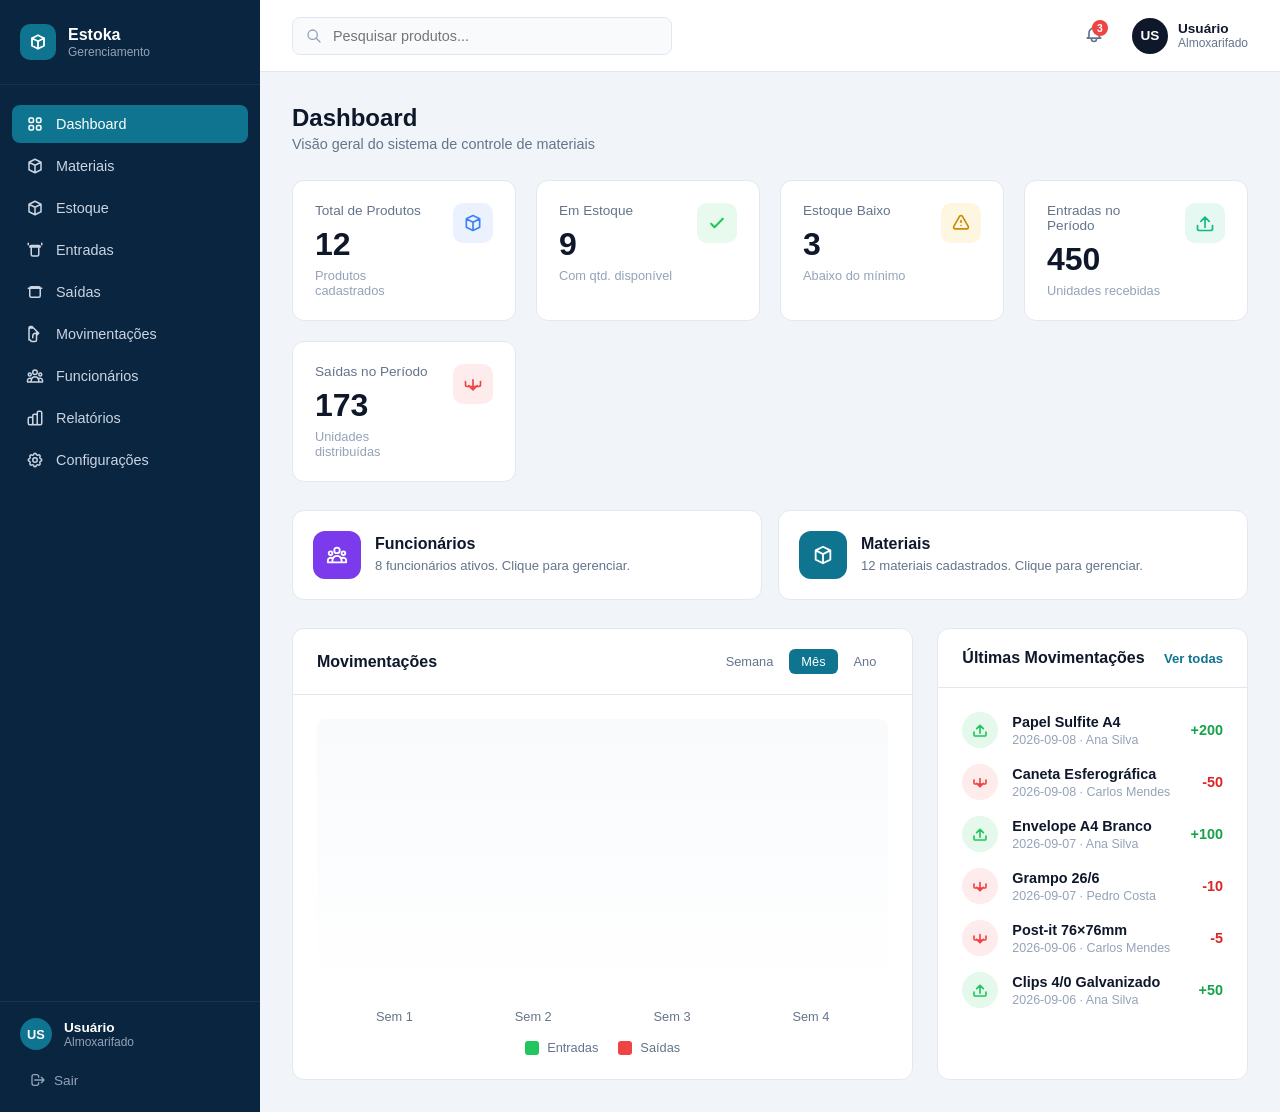
<file: index.html>
<!DOCTYPE html>
<html lang="pt-BR">
<head>
    <meta charset="UTF-8">
    <meta name="viewport" content="width=device-width, initial-scale=1.0">
    <title>Dashboard - Estoka</title>
    <style>
        * {
            margin: 0;
            padding: 0;
            box-sizing: border-box;
            font-family: 'Segoe UI', Tahoma, Geneva, Verdana, sans-serif;
        }

        body {
            display: flex;
            min-height: 100vh;
            background: #f1f5f9;
        }

        .sidebar {
            width: 260px;
            background: #0a2540;
            display: flex;
            flex-direction: column;
            flex-shrink: 0;
        }

        .sidebar-header {
            padding: 24px 20px;
            display: flex;
            align-items: center;
            gap: 12px;
            border-bottom: 1px solid rgba(255, 255, 255, 0.06);
        }

        .sidebar-logo {
            width: 36px;
            height: 36px;
            background: #0e7490;
            border-radius: 10px;
            display: flex;
            align-items: center;
            justify-content: center;
        }

        .sidebar-logo svg {
            width: 18px;
            height: 18px;
            color: #fff;
        }

        .sidebar-brand h1 {
            color: #fff;
            font-size: 1rem;
            font-weight: 700;
            line-height: 1.2;
        }

        .sidebar-brand p {
            color: #94a3b8;
            font-size: 0.75rem;
        }

        .sidebar-nav {
            flex: 1;
            padding: 20px 12px;
        }

        .nav-list {
            list-style: none;
            display: flex;
            flex-direction: column;
            gap: 4px;
        }

        .nav-item a {
            display: flex;
            align-items: center;
            gap: 12px;
            padding: 10px 14px;
            border-radius: 8px;
            color: #cbd5e1;
            text-decoration: none;
            font-size: 0.9rem;
            font-weight: 500;
            transition: all 0.2s;
        }

        .nav-item a:hover {
            background: rgba(255, 255, 255, 0.05);
            color: #fff;
        }

        .nav-item.active a {
            background: #0e7490;
            color: #fff;
        }

        .nav-item svg {
            width: 18px;
            height: 18px;
            flex-shrink: 0;
        }

        .sidebar-footer {
            padding: 16px 20px;
            border-top: 1px solid rgba(255, 255, 255, 0.06);
        }

        .user-info {
            display: flex;
            align-items: center;
            gap: 12px;
            margin-bottom: 14px;
        }

        .user-avatar {
            width: 32px;
            height: 32px;
            background: #0e7490;
            border-radius: 50%;
            display: flex;
            align-items: center;
            justify-content: center;
            color: #fff;
            font-size: 0.8rem;
            font-weight: 600;
        }

        .user-text h4 {
            color: #fff;
            font-size: 0.85rem;
            font-weight: 600;
        }

        .user-text p {
            color: #94a3b8;
            font-size: 0.75rem;
        }

        .logout-link {
            display: flex;
            align-items: center;
            gap: 8px;
            color: #94a3b8;
            text-decoration: none;
            font-size: 0.85rem;
            padding: 8px 10px;
            border-radius: 8px;
            transition: all 0.2s;
        }

        .logout-link:hover {
            background: rgba(239, 68, 68, 0.1);
            color: #f87171;
        }

        .logout-link svg {
            width: 16px;
            height: 16px;
        }

        .main {
            flex: 1;
            display: flex;
            flex-direction: column;
            min-width: 0;
        }

        .topbar {
            background: #fff;
            border-bottom: 1px solid #e2e8f0;
            padding: 16px 32px;
            display: flex;
            align-items: center;
            justify-content: space-between;
            gap: 24px;
        }

        .search-box {
            position: relative;
            flex: 1;
            max-width: 380px;
        }

        .search-box svg {
            position: absolute;
            left: 14px;
            top: 50%;
            transform: translateY(-50%);
            width: 16px;
            height: 16px;
            color: #94a3b8;
        }

        .search-box input {
            width: 100%;
            padding: 10px 14px 10px 40px;
            border: 1px solid #e2e8f0;
            border-radius: 8px;
            font-size: 0.9rem;
            color: #0f172a;
            background: #f8fafc;
            transition: all 0.2s;
        }

        .search-box input:focus {
            outline: none;
            border-color: #0e7490;
            background: #fff;
            box-shadow: 0 0 0 3px rgba(14, 116, 144, 0.1);
        }

        .topbar-right {
            display: flex;
            align-items: center;
            gap: 20px;
        }

        .notification-btn {
            position: relative;
            background: none;
            border: none;
            cursor: pointer;
            padding: 8px;
            border-radius: 8px;
            transition: background 0.2s;
            color: #64748b;
        }

        .notification-btn:hover {
            background: #f1f5f9;
            color: #0f172a;
        }

        .notification-btn svg {
            width: 20px;
            height: 20px;
        }

        .badge {
            position: absolute;
            top: 4px;
            right: 4px;
            background: #ef4444;
            color: #fff;
            font-size: 0.65rem;
            font-weight: 700;
            width: 16px;
            height: 16px;
            border-radius: 50%;
            display: flex;
            align-items: center;
            justify-content: center;
        }

        .topbar-user {
            display: flex;
            align-items: center;
            gap: 10px;
        }

        .topbar-user .avatar {
            width: 36px;
            height: 36px;
            background: #0f172a;
            border-radius: 50%;
            display: flex;
            align-items: center;
            justify-content: center;
            color: #fff;
            font-size: 0.85rem;
            font-weight: 600;
        }

        .topbar-user-text h4 {
            font-size: 0.85rem;
            color: #0f172a;
            font-weight: 600;
        }

        .topbar-user-text p {
            font-size: 0.75rem;
            color: #64748b;
        }

        .content {
            flex: 1;
            padding: 32px;
            overflow-y: auto;
        }

        .content-header {
            display: flex;
            align-items: flex-start;
            justify-content: space-between;
            margin-bottom: 28px;
            gap: 16px;
        }

        .content-title h2 {
            font-size: 1.5rem;
            color: #0f172a;
            font-weight: 700;
            margin-bottom: 4px;
        }

        .content-title p {
            color: #64748b;
            font-size: 0.9rem;
        }

        .stats-grid {
            display: grid;
            grid-template-columns: repeat(auto-fit, minmax(220px, 1fr));
            gap: 20px;
            margin-bottom: 28px;
        }

        .stat-card {
            background: #fff;
            border-radius: 12px;
            border: 1px solid #e2e8f0;
            padding: 22px;
            display: flex;
            align-items: flex-start;
            justify-content: space-between;
            gap: 16px;
        }

        .stat-info h3 {
            font-size: 0.85rem;
            color: #64748b;
            font-weight: 500;
            margin-bottom: 10px;
        }

        .stat-info .stat-value {
            font-size: 2rem;
            font-weight: 700;
            color: #0f172a;
            line-height: 1;
            margin-bottom: 8px;
        }

        .stat-info .stat-label {
            font-size: 0.8rem;
            color: #94a3b8;
        }

        .stat-icon {
            width: 40px;
            height: 40px;
            border-radius: 10px;
            display: flex;
            align-items: center;
            justify-content: center;
            flex-shrink: 0;
        }

        .stat-icon.blue {
            background: rgba(59, 130, 246, 0.1);
            color: #3b82f6;
        }

        .stat-icon.green {
            background: rgba(34, 197, 94, 0.1);
            color: #22c55e;
        }

        .stat-icon.yellow {
            background: rgba(234, 179, 8, 0.12);
            color: #ca8a04;
        }

        .stat-icon.green-up {
            background: rgba(16, 185, 129, 0.1);
            color: #10b981;
        }

        .stat-icon.red-down {
            background: rgba(239, 68, 68, 0.1);
            color: #ef4444;
        }

        .stat-icon svg {
            width: 20px;
            height: 20px;
        }

        .content-grid {
            display: grid;
            grid-template-columns: 2fr 1fr;
            gap: 24px;
        }

        .card {
            background: #fff;
            border-radius: 12px;
            border: 1px solid #e2e8f0;
            overflow: hidden;
        }

        .card-header {
            padding: 20px 24px;
            border-bottom: 1px solid #e2e8f0;
            display: flex;
            align-items: center;
            justify-content: space-between;
        }

        .card-header h3 {
            font-size: 1rem;
            color: #0f172a;
            font-weight: 600;
        }

        .card-body {
            padding: 24px;
        }

        .quick-actions {
            display: grid;
            grid-template-columns: 1fr 1fr;
            gap: 16px;
        }

        .quick-card {
            display: flex;
            align-items: center;
            gap: 14px;
            padding: 20px;
            border-radius: 12px;
            border: 1px solid #e2e8f0;
            background: #fff;
            text-decoration: none;
            color: inherit;
            transition: all 0.2s ease;
        }

        .quick-card:hover {
            border-color: #0e7490;
            background: #f8fafc;
            transform: translateY(-2px);
            box-shadow: 0 8px 20px rgba(14, 116, 144, 0.08);
        }

        .quick-icon {
            width: 48px;
            height: 48px;
            background: #0e7490;
            border-radius: 12px;
            display: flex;
            align-items: center;
            justify-content: center;
            flex-shrink: 0;
        }

        .quick-icon.users {
            background: #7c3aed;
        }

        .quick-icon svg {
            width: 22px;
            height: 22px;
            color: #fff;
        }

        .quick-text h4 {
            font-size: 1rem;
            color: #0f172a;
            font-weight: 600;
            margin-bottom: 4px;
        }

        .quick-text p {
            font-size: 0.82rem;
            color: #64748b;
            line-height: 1.4;
        }

        .chart-tabs {
            display: flex;
            gap: 4px;
        }

        .tab-btn {
            padding: 5px 12px;
            border-radius: 6px;
            border: none;
            background: transparent;
            color: #64748b;
            font-size: 0.8rem;
            font-weight: 500;
            cursor: pointer;
            transition: all 0.2s;
        }

        .tab-btn.active {
            background: #0e7490;
            color: #fff;
        }

        .tab-btn:hover:not(.active) {
            background: #f1f5f9;
        }

        .chart-placeholder {
            width: 100%;
            height: 280px;
            display: flex;
            align-items: center;
            justify-content: center;
            background: linear-gradient(180deg, #f8fafc 0%, #fff 100%);
            border-radius: 8px;
            position: relative;
            overflow: hidden;
        }

        .chart-bars {
            display: flex;
            align-items: flex-end;
            justify-content: space-around;
            width: 100%;
            height: 220px;
            padding: 0 20px;
            gap: 24px;
        }

        .chart-bar-group {
            display: flex;
            gap: 8px;
            align-items: flex-end;
            flex: 1;
            justify-content: center;
        }

        .chart-bar {
            width: 28px;
            border-radius: 6px 6px 0 0;
        }

        .bar-green {
            background: linear-gradient(180deg, #22c55e 0%, #16a34a 100%);
        }

        .bar-red {
            background: linear-gradient(180deg, #f87171 0%, #ef4444 100%);
        }

        .chart-labels {
            display: flex;
            justify-content: space-around;
            padding: 10px 20px 0;
            gap: 24px;
        }

        .chart-label {
            font-size: 0.8rem;
            color: #64748b;
            text-align: center;
            flex: 1;
        }

        .chart-legend {
            display: flex;
            gap: 20px;
            justify-content: center;
            margin-top: 16px;
        }

        .legend-item {
            display: flex;
            align-items: center;
            gap: 8px;
            font-size: 0.8rem;
            color: #64748b;
        }

        .legend-swatch {
            width: 14px;
            height: 14px;
            border-radius: 3px;
        }

        .mov-list {
            display: flex;
            flex-direction: column;
            gap: 16px;
        }

        .mov-item {
            display: flex;
            align-items: center;
            gap: 14px;
        }

        .mov-icon {
            width: 36px;
            height: 36px;
            border-radius: 50%;
            display: flex;
            align-items: center;
            justify-content: center;
            flex-shrink: 0;
        }

        .mov-icon.in {
            background: rgba(34, 197, 94, 0.12);
            color: #22c55e;
        }

        .mov-icon.out {
            background: rgba(239, 68, 68, 0.1);
            color: #ef4444;
        }

        .mov-icon svg {
            width: 16px;
            height: 16px;
        }

        .mov-info {
            flex: 1;
            min-width: 0;
        }

        .mov-info h4 {
            font-size: 0.9rem;
            color: #0f172a;
            font-weight: 600;
            margin-bottom: 3px;
        }

        .mov-info p {
            font-size: 0.78rem;
            color: #94a3b8;
        }

        .mov-value {
            font-weight: 700;
            font-size: 0.9rem;
            flex-shrink: 0;
        }

        .mov-value.in {
            color: #16a34a;
        }

        .mov-value.out {
            color: #dc2626;
        }

        .card-link {
            color: #0e7490;
            font-size: 0.82rem;
            font-weight: 600;
            text-decoration: none;
            transition: color 0.2s;
        }

        .card-link:hover {
            color: #0a5d74;
            text-decoration: underline;
        }

        @media (max-width: 1100px) {
            .content-grid {
                grid-template-columns: 1fr;
            }
        }

        @media (max-width: 768px) {
            .sidebar {
                display: none;
            }

            .content {
                padding: 20px;
            }

            .topbar {
                padding: 14px 20px;
            }

            .quick-actions {
                grid-template-columns: 1fr;
            }
        }
    </style>
</head>
<body>
    <aside class="sidebar">
        <div class="sidebar-header">
            <div class="sidebar-logo">
                <svg xmlns="http://www.w3.org/2000/svg" fill="none" viewBox="0 0 24 24" stroke="currentColor" stroke-width="2.5">
                    <path stroke-linecap="round" stroke-linejoin="round" d="M20 7l-8-4-8 4m16 0l-8 4m8-4v10l-8 4m0-10L4 7m8 4v10M4 7v10l8 4" />
                </svg>
            </div>
            <div class="sidebar-brand">
                <h1>Estoka</h1>
                <p>Gerenciamento</p>
            </div>
        </div>

        <nav class="sidebar-nav">
            <ul class="nav-list">
                <li class="nav-item active">
                    <a href="index.html">
                        <svg xmlns="http://www.w3.org/2000/svg" fill="none" viewBox="0 0 24 24" stroke="currentColor" stroke-width="2">
                            <path stroke-linecap="round" stroke-linejoin="round" d="M4 6a2 2 0 012-2h2a2 2 0 012 2v2a2 2 0 01-2 2H6a2 2 0 01-2-2V6zM14 6a2 2 0 012-2h2a2 2 0 012 2v2a2 2 0 01-2 2h-2a2 2 0 01-2-2V6zM4 16a2 2 0 012-2h2a2 2 0 012 2v2a2 2 0 01-2 2H6a2 2 0 01-2-2v-2zM14 16a2 2 0 012-2h2a2 2 0 012 2v2a2 2 0 01-2 2h-2a2 2 0 01-2-2v-2z" />
                        </svg>
                        Dashboard
                    </a>
                </li>
                <li class="nav-item">
                    <a href="materiais.html">
                        <svg xmlns="http://www.w3.org/2000/svg" fill="none" viewBox="0 0 24 24" stroke="currentColor" stroke-width="2">
                            <path stroke-linecap="round" stroke-linejoin="round" d="M20 7l-8-4-8 4m16 0l-8 4m8-4v10l-8 4m0-10L4 7m8 4v10M4 7v10l8 4" />
                        </svg>
                        Materiais
                    </a>
                </li>
                <li class="nav-item">
                    <a href="#">
                        <svg xmlns="http://www.w3.org/2000/svg" fill="none" viewBox="0 0 24 24" stroke="currentColor" stroke-width="2">
                            <path stroke-linecap="round" stroke-linejoin="round" d="M20 7l-8-4-8 4m16 0l-8 4m8-4v10l-8 4m0-10L4 7m8 4v10M4 7v10l8 4" />
                        </svg>
                        Estoque
                    </a>
                </li>
                <li class="nav-item">
                    <a href="#">
                        <svg xmlns="http://www.w3.org/2000/svg" fill="none" viewBox="0 0 24 24" stroke="currentColor" stroke-width="2">
                            <path stroke-linecap="round" stroke-linejoin="round" d="M3 3v2m18-2v2M5 8h14M7 8v10a2 2 0 002 2h6a2 2 0 002-2V8M5 8a2 2 0 012-2h10a2 2 0 012 2" />
                        </svg>
                        Entradas
                    </a>
                </li>
                <li class="nav-item">
                    <a href="#">
                        <svg xmlns="http://www.w3.org/2000/svg" fill="none" viewBox="0 0 24 24" stroke="currentColor" stroke-width="2">
                            <path stroke-linecap="round" stroke-linejoin="round" d="M3 7h18M5 7v10a2 2 0 002 2h10a2 2 0 002-2V7M5 7a2 2 0 012-2h10a2 2 0 012 2" />
                        </svg>
                        Saídas
                    </a>
                </li>
                <li class="nav-item">
                    <a href="#">
                        <svg xmlns="http://www.w3.org/2000/svg" fill="none" viewBox="0 0 24 24" stroke="currentColor" stroke-width="2">
                            <path stroke-linecap="round" stroke-linejoin="round" d="M9 17v-2a4 4 0 014-4h4m0 0l-3-3m3 3l-3 3M4 6a2 2 0 012-2h4m-4 16a2 2 0 002 2h4a2 2 0 002-2V8l-6-6H6a2 2 0 00-2 2v16z" />
                        </svg>
                        Movimentações
                    </a>
                </li>
                <li class="nav-item">
                    <a href="funcionarios.html">
                        <svg xmlns="http://www.w3.org/2000/svg" fill="none" viewBox="0 0 24 24" stroke="currentColor" stroke-width="2">
                            <path stroke-linecap="round" stroke-linejoin="round" d="M17 20h5v-2a3 3 0 00-5.356-1.857M17 20H7m10 0v-2c0-.656-.126-1.283-.356-1.857M7 20H2v-2a3 3 0 015.356-1.857M7 20v-2c0-.656.126-1.283.356-1.857m0 0a5.002 5.002 0 019.288 0M15 7a3 3 0 11-6 0 3 3 0 016 0zm6 3a2 2 0 11-4 0 2 2 0 014 0zM7 10a2 2 0 11-4 0 2 2 0 014 0z" />
                        </svg>
                        Funcionários
                    </a>
                </li>
                <li class="nav-item">
                    <a href="#">
                        <svg xmlns="http://www.w3.org/2000/svg" fill="none" viewBox="0 0 24 24" stroke="currentColor" stroke-width="2">
                            <path stroke-linecap="round" stroke-linejoin="round" d="M9 19v-6a2 2 0 00-2-2H5a2 2 0 00-2 2v6a2 2 0 002 2h2a2 2 0 002-2zm0 0V9a2 2 0 012-2h2a2 2 0 012 2v10m-6 0a2 2 0 002 2h2a2 2 0 002-2m0 0V5a2 2 0 012-2h2a2 2 0 012 2v14a2 2 0 01-2 2h-2a2 2 0 01-2-2z" />
                        </svg>
                        Relatórios
                    </a>
                </li>
                <li class="nav-item">
                    <a href="#">
                        <svg xmlns="http://www.w3.org/2000/svg" fill="none" viewBox="0 0 24 24" stroke="currentColor" stroke-width="2">
                            <path stroke-linecap="round" stroke-linejoin="round" d="M10.325 4.317c.426-1.756 2.924-1.756 3.35 0a1.724 1.724 0 002.573 1.066c1.543-.94 3.31.826 2.37 2.37a1.724 1.724 0 001.065 2.572c1.756.426 1.756 2.924 0 3.35a1.724 1.724 0 00-1.066 2.573c.94 1.543-.826 3.31-2.37 2.37a1.724 1.724 0 00-2.572 1.065c-.426 1.756-2.924 1.756-3.35 0a1.724 1.724 0 00-2.573-1.066c-1.543.94-3.31-.826-2.37-2.37a1.724 1.724 0 00-1.065-2.572c-1.756-.426-1.756-2.924 0-3.35a1.724 1.724 0 001.066-2.573c-.94-1.543.826-3.31 2.37-2.37.996.608 2.296.07 2.572-1.065z" />
                            <path stroke-linecap="round" stroke-linejoin="round" d="M15 12a3 3 0 11-6 0 3 3 0 016 0z" />
                        </svg>
                        Configurações
                    </a>
                </li>
            </ul>
        </nav>

        <div class="sidebar-footer">
            <div class="user-info">
                <div class="user-avatar">US</div>
                <div class="user-text">
                    <h4>Usuário</h4>
                    <p>Almoxarifado</p>
                </div>
            </div>
            <a href="#" class="logout-link">
                <svg xmlns="http://www.w3.org/2000/svg" fill="none" viewBox="0 0 24 24" stroke="currentColor" stroke-width="2">
                    <path stroke-linecap="round" stroke-linejoin="round" d="M17 16l4-4m0 0l-4-4m4 4H7m6 4v1a3 3 0 01-3 3H6a3 3 0 01-3-3V7a3 3 0 013-3h4a3 3 0 013 3v1" />
                </svg>
                Sair
            </a>
        </div>
    </aside>

    <div class="main">
        <header class="topbar">
            <div class="search-box">
                <svg xmlns="http://www.w3.org/2000/svg" fill="none" viewBox="0 0 24 24" stroke="currentColor" stroke-width="2">
                    <path stroke-linecap="round" stroke-linejoin="round" d="M21 21l-6-6m2-5a7 7 0 11-14 0 7 7 0 0114 0z" />
                </svg>
                <input type="text" placeholder="Pesquisar produtos...">
            </div>
            <div class="topbar-right">
                <button class="notification-btn">
                    <svg xmlns="http://www.w3.org/2000/svg" fill="none" viewBox="0 0 24 24" stroke="currentColor" stroke-width="2">
                        <path stroke-linecap="round" stroke-linejoin="round" d="M15 17h5l-1.405-1.405A2.032 2.032 0 0118 14.158V11a6.002 6.002 0 00-4-5.659V5a2 2 0 10-4 0v.341C7.67 6.165 6 8.388 6 11v3.159c0 .538-.214 1.055-.595 1.436L4 17h5m6 0v1a3 3 0 11-6 0v-1m6 0H9" />
                    </svg>
                    <span class="badge">3</span>
                </button>
                <div class="topbar-user">
                    <div class="avatar">US</div>
                    <div class="topbar-user-text">
                        <h4>Usuário</h4>
                        <p>Almoxarifado</p>
                    </div>
                </div>
            </div>
        </header>

        <main class="content">
            <div class="content-header">
                <div class="content-title">
                    <h2>Dashboard</h2>
                    <p>Visão geral do sistema de controle de materiais</p>
                </div>
            </div>

            <section class="stats-grid">
                <div class="stat-card">
                    <div class="stat-info">
                        <h3>Total de Produtos</h3>
                        <div class="stat-value">12</div>
                        <div class="stat-label">Produtos cadastrados</div>
                    </div>
                    <div class="stat-icon blue">
                        <svg xmlns="http://www.w3.org/2000/svg" fill="none" viewBox="0 0 24 24" stroke="currentColor" stroke-width="2">
                            <path stroke-linecap="round" stroke-linejoin="round" d="M20 7l-8-4-8 4m16 0l-8 4m8-4v10l-8 4m0-10L4 7m8 4v10M4 7v10l8 4" />
                        </svg>
                    </div>
                </div>

                <div class="stat-card">
                    <div class="stat-info">
                        <h3>Em Estoque</h3>
                        <div class="stat-value">9</div>
                        <div class="stat-label">Com qtd. disponível</div>
                    </div>
                    <div class="stat-icon green">
                        <svg xmlns="http://www.w3.org/2000/svg" fill="none" viewBox="0 0 24 24" stroke="currentColor" stroke-width="2.5">
                            <path stroke-linecap="round" stroke-linejoin="round" d="M5 13l4 4L19 7" />
                        </svg>
                    </div>
                </div>

                <div class="stat-card">
                    <div class="stat-info">
                        <h3>Estoque Baixo</h3>
                        <div class="stat-value">3</div>
                        <div class="stat-label">Abaixo do mínimo</div>
                    </div>
                    <div class="stat-icon yellow">
                        <svg xmlns="http://www.w3.org/2000/svg" fill="none" viewBox="0 0 24 24" stroke="currentColor" stroke-width="2">
                            <path stroke-linecap="round" stroke-linejoin="round" d="M12 9v2m0 4h.01m-6.938 4h13.856c1.54 0 2.502-1.667 1.732-3L13.732 4c-.77-1.333-2.694-1.333-3.464 0L3.34 16c-.77 1.333.192 3 1.732 3z" />
                        </svg>
                    </div>
                </div>

                <div class="stat-card">
                    <div class="stat-info">
                        <h3>Entradas no Período</h3>
                        <div class="stat-value">450</div>
                        <div class="stat-label">Unidades recebidas</div>
                    </div>
                    <div class="stat-icon green-up">
                        <svg xmlns="http://www.w3.org/2000/svg" fill="none" viewBox="0 0 24 24" stroke="currentColor" stroke-width="2">
                            <path stroke-linecap="round" stroke-linejoin="round" d="M3 15v4a2 2 0 002 2h14a2 2 0 002-2v-4M7 10l5-5 5 5M12 5v12" />
                        </svg>
                    </div>
                </div>

                <div class="stat-card">
                    <div class="stat-info">
                        <h3>Saídas no Período</h3>
                        <div class="stat-value">173</div>
                        <div class="stat-label">Unidades distribuídas</div>
                    </div>
                    <div class="stat-icon red-down">
                        <svg xmlns="http://www.w3.org/2000/svg" fill="none" viewBox="0 0 24 24" stroke="currentColor" stroke-width="2">
                            <path stroke-linecap="round" stroke-linejoin="round" d="M3 9v4a2 2 0 002 2h14a2 2 0 002-2V9M7 14l5 5 5-5M12 19V7" />
                        </svg>
                    </div>
                </div>
            </section>

            <section class="quick-actions" style="margin-bottom: 28px;">
                <a href="funcionarios.html" class="quick-card">
                    <div class="quick-icon users">
                        <svg xmlns="http://www.w3.org/2000/svg" fill="none" viewBox="0 0 24 24" stroke="currentColor" stroke-width="2">
                            <path stroke-linecap="round" stroke-linejoin="round" d="M17 20h5v-2a3 3 0 00-5.356-1.857M17 20H7m10 0v-2c0-.656-.126-1.283-.356-1.857M7 20H2v-2a3 3 0 015.356-1.857M7 20v-2c0-.656.126-1.283.356-1.857m0 0a5.002 5.002 0 019.288 0M15 7a3 3 0 11-6 0 3 3 0 016 0zm6 3a2 2 0 11-4 0 2 2 0 014 0zM7 10a2 2 0 11-4 0 2 2 0 014 0z" />
                        </svg>
                    </div>
                    <div class="quick-text">
                        <h4>Funcionários</h4>
                        <p>8 funcionários ativos. Clique para gerenciar.</p>
                    </div>
                </a>

                <a href="materiais.html" class="quick-card">
                    <div class="quick-icon">
                        <svg xmlns="http://www.w3.org/2000/svg" fill="none" viewBox="0 0 24 24" stroke="currentColor" stroke-width="2">
                            <path stroke-linecap="round" stroke-linejoin="round" d="M20 7l-8-4-8 4m16 0l-8 4m8-4v10l-8 4m0-10L4 7m8 4v10M4 7v10l8 4" />
                        </svg>
                    </div>
                    <div class="quick-text">
                        <h4>Materiais</h4>
                        <p>12 materiais cadastrados. Clique para gerenciar.</p>
                    </div>
                </a>
            </section>

            <section class="content-grid">
                <div class="card">
                    <div class="card-header">
                        <h3>Movimentações</h3>
                        <div class="chart-tabs">
                            <button class="tab-btn">Semana</button>
                            <button class="tab-btn active">Mês</button>
                            <button class="tab-btn">Ano</button>
                        </div>
                    </div>
                    <div class="card-body">
                        <div class="chart-placeholder">
                            <div class="chart-bars">
                                <div class="chart-bar-group">
                                    <div class="chart-bar bar-green" style="height: 60%;"></div>
                                    <div class="chart-bar bar-red" style="height: 50%;"></div>
                                </div>
                                <div class="chart-bar-group">
                                    <div class="chart-bar bar-green" style="height: 100%;"></div>
                                    <div class="chart-bar bar-red" style="height: 80%;"></div>
                                </div>
                                <div class="chart-bar-group">
                                    <div class="chart-bar bar-green" style="height: 50%;"></div>
                                    <div class="chart-bar bar-red" style="height: 65%;"></div>
                                </div>
                                <div class="chart-bar-group">
                                    <div class="chart-bar bar-green" style="height: 80%;"></div>
                                    <div class="chart-bar bar-red" style="height: 75%;"></div>
                                </div>
                            </div>
                        </div>
                        <div class="chart-labels">
                            <div class="chart-label">Sem 1</div>
                            <div class="chart-label">Sem 2</div>
                            <div class="chart-label">Sem 3</div>
                            <div class="chart-label">Sem 4</div>
                        </div>
                        <div class="chart-legend">
                            <div class="legend-item">
                                <span class="legend-swatch" style="background: #22c55e;"></span>
                                Entradas
                            </div>
                            <div class="legend-item">
                                <span class="legend-swatch" style="background: #ef4444;"></span>
                                Saídas
                            </div>
                        </div>
                    </div>
                </div>

                <div class="card">
                    <div class="card-header">
                        <h3>Últimas Movimentações</h3>
                        <a href="#" class="card-link">Ver todas</a>
                    </div>
                    <div class="card-body">
                        <div class="mov-list">
                            <div class="mov-item">
                                <div class="mov-icon in">
                                    <svg xmlns="http://www.w3.org/2000/svg" fill="none" viewBox="0 0 24 24" stroke="currentColor" stroke-width="2.5">
                                        <path stroke-linecap="round" stroke-linejoin="round" d="M3 15v4a2 2 0 002 2h14a2 2 0 002-2v-4M7 10l5-5 5 5M12 5v12" />
                                    </svg>
                                </div>
                                <div class="mov-info">
                                    <h4>Papel Sulfite A4</h4>
                                    <p>2026-09-08 · Ana Silva</p>
                                </div>
                                <div class="mov-value in">+200</div>
                            </div>

                            <div class="mov-item">
                                <div class="mov-icon out">
                                    <svg xmlns="http://www.w3.org/2000/svg" fill="none" viewBox="0 0 24 24" stroke="currentColor" stroke-width="2.5">
                                        <path stroke-linecap="round" stroke-linejoin="round" d="M3 9v4a2 2 0 002 2h14a2 2 0 002-2V9M7 14l5 5 5-5M12 19V7" />
                                    </svg>
                                </div>
                                <div class="mov-info">
                                    <h4>Caneta Esferográfica</h4>
                                    <p>2026-09-08 · Carlos Mendes</p>
                                </div>
                                <div class="mov-value out">-50</div>
                            </div>

                            <div class="mov-item">
                                <div class="mov-icon in">
                                    <svg xmlns="http://www.w3.org/2000/svg" fill="none" viewBox="0 0 24 24" stroke="currentColor" stroke-width="2.5">
                                        <path stroke-linecap="round" stroke-linejoin="round" d="M3 15v4a2 2 0 002 2h14a2 2 0 002-2v-4M7 10l5-5 5 5M12 5v12" />
                                    </svg>
                                </div>
                                <div class="mov-info">
                                    <h4>Envelope A4 Branco</h4>
                                    <p>2026-09-07 · Ana Silva</p>
                                </div>
                                <div class="mov-value in">+100</div>
                            </div>

                            <div class="mov-item">
                                <div class="mov-icon out">
                                    <svg xmlns="http://www.w3.org/2000/svg" fill="none" viewBox="0 0 24 24" stroke="currentColor" stroke-width="2.5">
                                        <path stroke-linecap="round" stroke-linejoin="round" d="M3 9v4a2 2 0 002 2h14a2 2 0 002-2V9M7 14l5 5 5-5M12 19V7" />
                                    </svg>
                                </div>
                                <div class="mov-info">
                                    <h4>Grampo 26/6</h4>
                                    <p>2026-09-07 · Pedro Costa</p>
                                </div>
                                <div class="mov-value out">-10</div>
                            </div>

                            <div class="mov-item">
                                <div class="mov-icon out">
                                    <svg xmlns="http://www.w3.org/2000/svg" fill="none" viewBox="0 0 24 24" stroke="currentColor" stroke-width="2.5">
                                        <path stroke-linecap="round" stroke-linejoin="round" d="M3 9v4a2 2 0 002 2h14a2 2 0 002-2V9M7 14l5 5 5-5M12 19V7" />
                                    </svg>
                                </div>
                                <div class="mov-info">
                                    <h4>Post-it 76×76mm</h4>
                                    <p>2026-09-06 · Carlos Mendes</p>
                                </div>
                                <div class="mov-value out">-5</div>
                            </div>

                            <div class="mov-item">
                                <div class="mov-icon in">
                                    <svg xmlns="http://www.w3.org/2000/svg" fill="none" viewBox="0 0 24 24" stroke="currentColor" stroke-width="2.5">
                                        <path stroke-linecap="round" stroke-linejoin="round" d="M3 15v4a2 2 0 002 2h14a2 2 0 002-2v-4M7 10l5-5 5 5M12 5v12" />
                                    </svg>
                                </div>
                                <div class="mov-info">
                                    <h4>Clips 4/0 Galvanizado</h4>
                                    <p>2026-09-06 · Ana Silva</p>
                                </div>
                                <div class="mov-value in">+50</div>
                            </div>
                        </div>
                    </div>
                </div>
            </section>
        </main>
    </div>
</body>
</html>
</file>
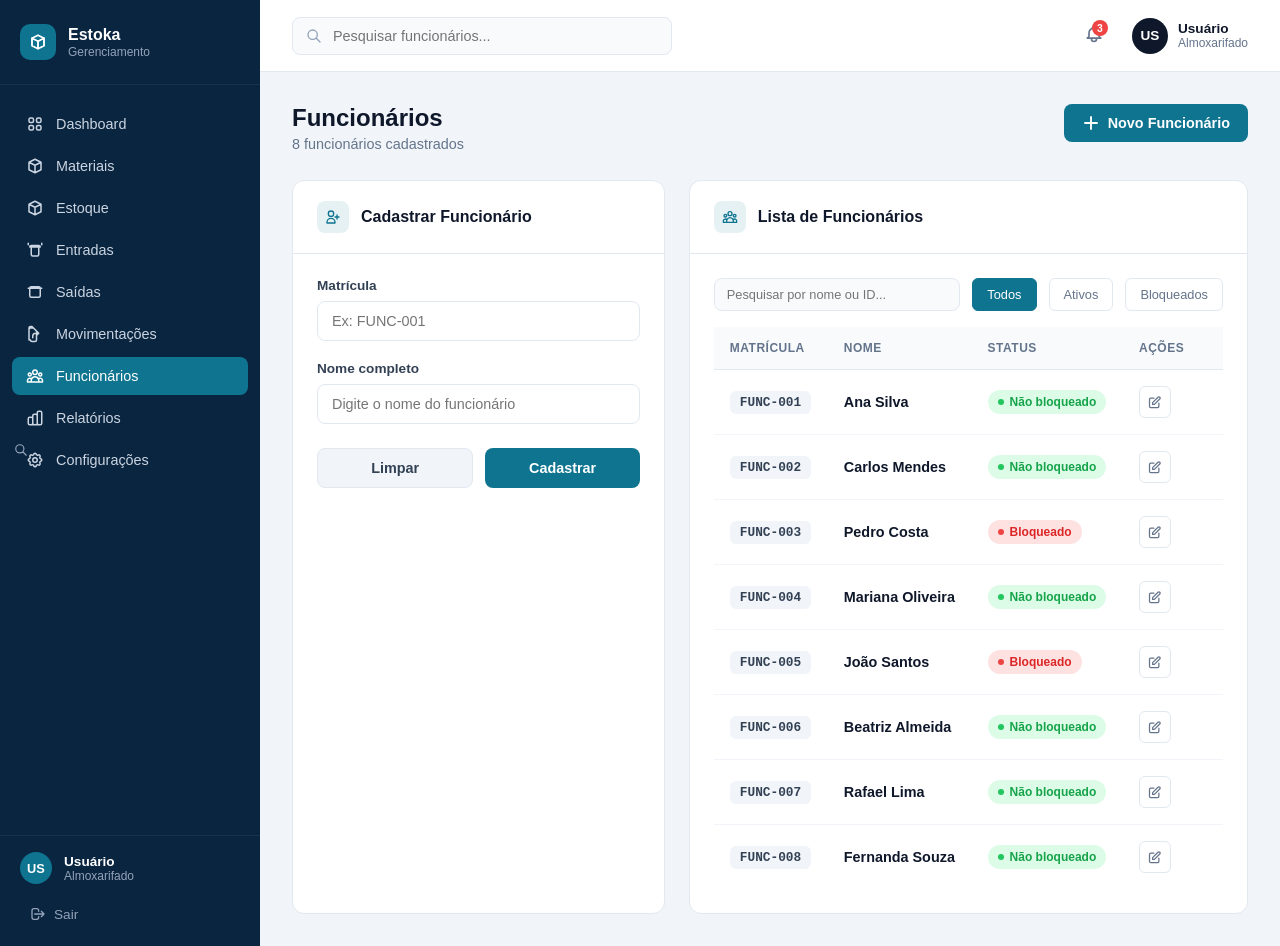
<file: funcionarios.html>
<!DOCTYPE html>
<html lang="pt-BR">
<head>
    <meta charset="UTF-8">
    <meta name="viewport" content="width=device-width, initial-scale=1.0">
    <title>Funcionários - Estoka</title>
    <style>
        * {
            margin: 0;
            padding: 0;
            box-sizing: border-box;
            font-family: 'Segoe UI', Tahoma, Geneva, Verdana, sans-serif;
        }

        body {
            display: flex;
            min-height: 100vh;
            background: #f1f5f9;
        }

        .sidebar {
            width: 260px;
            background: #0a2540;
            display: flex;
            flex-direction: column;
            flex-shrink: 0;
        }

        .sidebar-header {
            padding: 24px 20px;
            display: flex;
            align-items: center;
            gap: 12px;
            border-bottom: 1px solid rgba(255, 255, 255, 0.06);
        }

        .sidebar-logo {
            width: 36px;
            height: 36px;
            background: #0e7490;
            border-radius: 10px;
            display: flex;
            align-items: center;
            justify-content: center;
        }

        .sidebar-logo svg {
            width: 18px;
            height: 18px;
            color: #fff;
        }

        .sidebar-brand h1 {
            color: #fff;
            font-size: 1rem;
            font-weight: 700;
            line-height: 1.2;
        }

        .sidebar-brand p {
            color: #94a3b8;
            font-size: 0.75rem;
        }

        .sidebar-nav {
            flex: 1;
            padding: 20px 12px;
        }

        .nav-list {
            list-style: none;
            display: flex;
            flex-direction: column;
            gap: 4px;
        }

        .nav-item a {
            display: flex;
            align-items: center;
            gap: 12px;
            padding: 10px 14px;
            border-radius: 8px;
            color: #cbd5e1;
            text-decoration: none;
            font-size: 0.9rem;
            font-weight: 500;
            transition: all 0.2s;
        }

        .nav-item a:hover {
            background: rgba(255, 255, 255, 0.05);
            color: #fff;
        }

        .nav-item.active a {
            background: #0e7490;
            color: #fff;
        }

        .nav-item svg {
            width: 18px;
            height: 18px;
            flex-shrink: 0;
        }

        .sidebar-footer {
            padding: 16px 20px;
            border-top: 1px solid rgba(255, 255, 255, 0.06);
        }

        .user-info {
            display: flex;
            align-items: center;
            gap: 12px;
            margin-bottom: 14px;
        }

        .user-avatar {
            width: 32px;
            height: 32px;
            background: #0e7490;
            border-radius: 50%;
            display: flex;
            align-items: center;
            justify-content: center;
            color: #fff;
            font-size: 0.8rem;
            font-weight: 600;
        }

        .user-text h4 {
            color: #fff;
            font-size: 0.85rem;
            font-weight: 600;
        }

        .user-text p {
            color: #94a3b8;
            font-size: 0.75rem;
        }

        .logout-link {
            display: flex;
            align-items: center;
            gap: 8px;
            color: #94a3b8;
            text-decoration: none;
            font-size: 0.85rem;
            padding: 8px 10px;
            border-radius: 8px;
            transition: all 0.2s;
        }

        .logout-link:hover {
            background: rgba(239, 68, 68, 0.1);
            color: #f87171;
        }

        .logout-link svg {
            width: 16px;
            height: 16px;
        }

        .main {
            flex: 1;
            display: flex;
            flex-direction: column;
            min-width: 0;
        }

        .topbar {
            background: #fff;
            border-bottom: 1px solid #e2e8f0;
            padding: 16px 32px;
            display: flex;
            align-items: center;
            justify-content: space-between;
            gap: 24px;
        }

        .search-box {
            position: relative;
            flex: 1;
            max-width: 380px;
        }

        .search-box svg {
            position: absolute;
            left: 14px;
            top: 50%;
            transform: translateY(-50%);
            width: 16px;
            height: 16px;
            color: #94a3b8;
        }

        .search-box input {
            width: 100%;
            padding: 10px 14px 10px 40px;
            border: 1px solid #e2e8f0;
            border-radius: 8px;
            font-size: 0.9rem;
            color: #0f172a;
            background: #f8fafc;
            transition: all 0.2s;
        }

        .search-box input:focus {
            outline: none;
            border-color: #0e7490;
            background: #fff;
            box-shadow: 0 0 0 3px rgba(14, 116, 144, 0.1);
        }

        .topbar-right {
            display: flex;
            align-items: center;
            gap: 20px;
        }

        .notification-btn {
            position: relative;
            background: none;
            border: none;
            cursor: pointer;
            padding: 8px;
            border-radius: 8px;
            transition: background 0.2s;
            color: #64748b;
        }

        .notification-btn:hover {
            background: #f1f5f9;
            color: #0f172a;
        }

        .notification-btn svg {
            width: 20px;
            height: 20px;
        }

        .badge {
            position: absolute;
            top: 4px;
            right: 4px;
            background: #ef4444;
            color: #fff;
            font-size: 0.65rem;
            font-weight: 700;
            width: 16px;
            height: 16px;
            border-radius: 50%;
            display: flex;
            align-items: center;
            justify-content: center;
        }

        .topbar-user {
            display: flex;
            align-items: center;
            gap: 10px;
        }

        .topbar-user .avatar {
            width: 36px;
            height: 36px;
            background: #0f172a;
            border-radius: 50%;
            display: flex;
            align-items: center;
            justify-content: center;
            color: #fff;
            font-size: 0.85rem;
            font-weight: 600;
        }

        .topbar-user-text h4 {
            font-size: 0.85rem;
            color: #0f172a;
            font-weight: 600;
        }

        .topbar-user-text p {
            font-size: 0.75rem;
            color: #64748b;
        }

        .content {
            flex: 1;
            padding: 32px;
            overflow-y: auto;
        }

        .content-header {
            display: flex;
            align-items: flex-start;
            justify-content: space-between;
            margin-bottom: 28px;
            gap: 16px;
        }

        .content-title h2 {
            font-size: 1.5rem;
            color: #0f172a;
            font-weight: 700;
            margin-bottom: 4px;
        }

        .content-title p {
            color: #64748b;
            font-size: 0.9rem;
        }

        .btn-primary {
            display: inline-flex;
            align-items: center;
            gap: 8px;
            padding: 10px 18px;
            background: #0e7490;
            color: #fff;
            border: none;
            border-radius: 8px;
            font-size: 0.9rem;
            font-weight: 600;
            cursor: pointer;
            transition: all 0.2s;
            text-decoration: none;
        }

        .btn-primary:hover {
            background: #0c637d;
            transform: translateY(-1px);
        }

        .btn-primary svg {
            width: 18px;
            height: 18px;
        }

        .row {
            display: grid;
            grid-template-columns: 1fr 1.5fr;
            gap: 24px;
        }

        .card {
            background: #fff;
            border-radius: 12px;
            border: 1px solid #e2e8f0;
            overflow: hidden;
        }

        .card-header {
            padding: 20px 24px;
            border-bottom: 1px solid #e2e8f0;
            display: flex;
            align-items: center;
            gap: 12px;
        }

        .card-header-icon {
            width: 32px;
            height: 32px;
            background: rgba(14, 116, 144, 0.1);
            border-radius: 8px;
            display: flex;
            align-items: center;
            justify-content: center;
            color: #0e7490;
        }

        .card-header-icon svg {
            width: 16px;
            height: 16px;
        }

        .card-header h3 {
            font-size: 1rem;
            color: #0f172a;
            font-weight: 600;
        }

        .card-body {
            padding: 24px;
        }

        .form-group {
            margin-bottom: 20px;
        }

        .form-group label {
            display: block;
            font-size: 0.85rem;
            font-weight: 600;
            color: #334155;
            margin-bottom: 8px;
        }

        .form-control {
            width: 100%;
            padding: 11px 14px;
            border: 1px solid #e2e8f0;
            border-radius: 8px;
            font-size: 0.9rem;
            color: #0f172a;
            background: #fff;
            transition: all 0.2s;
        }

        .form-control:focus {
            outline: none;
            border-color: #0e7490;
            box-shadow: 0 0 0 3px rgba(14, 116, 144, 0.1);
        }

        .form-actions {
            display: flex;
            gap: 12px;
            margin-top: 24px;
        }

        .btn-secondary {
            flex: 1;
            padding: 11px 18px;
            background: #f1f5f9;
            color: #334155;
            border: 1px solid #e2e8f0;
            border-radius: 8px;
            font-size: 0.9rem;
            font-weight: 600;
            cursor: pointer;
            transition: all 0.2s;
        }

        .btn-secondary:hover {
            background: #e2e8f0;
        }

        .form-actions .btn-primary {
            flex: 1;
            justify-content: center;
            padding: 11px 18px;
        }

        .filters {
            display: flex;
            gap: 12px;
            flex-wrap: wrap;
            margin-bottom: 16px;
        }

        .filter-btn {
            padding: 6px 14px;
            border: 1px solid #e2e8f0;
            background: #fff;
            color: #64748b;
            border-radius: 6px;
            font-size: 0.8rem;
            font-weight: 500;
            cursor: pointer;
            transition: all 0.2s;
        }

        .filter-btn.active {
            background: #0e7490;
            border-color: #0e7490;
            color: #fff;
        }

        .filter-btn:hover:not(.active) {
            border-color: #cbd5e1;
            color: #334155;
        }

        .table-container {
            overflow-x: auto;
        }

        table {
            width: 100%;
            border-collapse: collapse;
        }

        thead th {
            text-align: left;
            padding: 14px 16px;
            font-size: 0.75rem;
            font-weight: 600;
            color: #64748b;
            text-transform: uppercase;
            letter-spacing: 0.5px;
            border-bottom: 1px solid #e2e8f0;
            background: #f8fafc;
        }

        tbody td {
            padding: 16px;
            font-size: 0.9rem;
            color: #0f172a;
            border-bottom: 1px solid #f1f5f9;
            vertical-align: middle;
        }

        tbody tr:hover {
            background: #f8fafc;
        }

        tbody tr:last-child td {
            border-bottom: none;
        }

        .matricula-cell {
            display: inline-block;
            padding: 4px 10px;
            background: #f1f5f9;
            border-radius: 6px;
            font-family: 'Courier New', monospace;
            font-size: 0.8rem;
            font-weight: 600;
            color: #334155;
        }

        .func-nome {
            font-weight: 600;
            color: #0f172a;
        }

        .status-badge {
            display: inline-flex;
            align-items: center;
            gap: 6px;
            padding: 5px 10px;
            border-radius: 999px;
            font-size: 0.75rem;
            font-weight: 600;
            cursor: pointer;
            transition: all 0.2s;
            border: none;
        }

        .status-badge:hover {
            transform: scale(1.03);
        }

        .status-dot {
            width: 6px;
            height: 6px;
            border-radius: 50%;
        }

        .status-ativo {
            background: #dcfce7;
            color: #16a34a;
        }

        .status-ativo .status-dot {
            background: #22c55e;
        }

        .status-bloqueado {
            background: #fee2e2;
            color: #dc2626;
        }

        .status-bloqueado .status-dot {
            background: #ef4444;
        }

        .actions {
            display: flex;
            gap: 8px;
        }

        .action-btn {
            width: 32px;
            height: 32px;
            border: 1px solid #e2e8f0;
            background: #fff;
            border-radius: 6px;
            cursor: pointer;
            display: flex;
            align-items: center;
            justify-content: center;
            color: #64748b;
            transition: all 0.2s;
        }

        .action-btn:hover {
            background: #f1f5f9;
            border-color: #cbd5e1;
        }

        .action-btn.edit:hover {
            color: #0e7490;
            border-color: #0e7490;
            background: rgba(14, 116, 144, 0.05);
        }

        .action-btn svg {
            width: 15px;
            height: 15px;
        }

        @media (max-width: 1100px) {
            .row {
                grid-template-columns: 1fr;
            }
        }

        @media (max-width: 768px) {
            .sidebar {
                display: none;
            }

            .content {
                padding: 20px;
            }

            .topbar {
                padding: 14px 20px;
            }
        }
    </style>
</head>
<body>
    <aside class="sidebar">
        <div class="sidebar-header">
            <div class="sidebar-logo">
                <svg xmlns="http://www.w3.org/2000/svg" fill="none" viewBox="0 0 24 24" stroke="currentColor" stroke-width="2.5">
                    <path stroke-linecap="round" stroke-linejoin="round" d="M20 7l-8-4-8 4m16 0l-8 4m8-4v10l-8 4m0-10L4 7m8 4v10M4 7v10l8 4" />
                </svg>
            </div>
            <div class="sidebar-brand">
                <h1>Estoka</h1>
                <p>Gerenciamento</p>
            </div>
        </div>

        <nav class="sidebar-nav">
            <ul class="nav-list">
                <li class="nav-item">
                    <a href="index.html">
                        <svg xmlns="http://www.w3.org/2000/svg" fill="none" viewBox="0 0 24 24" stroke="currentColor" stroke-width="2">
                            <path stroke-linecap="round" stroke-linejoin="round" d="M4 6a2 2 0 012-2h2a2 2 0 012 2v2a2 2 0 01-2 2H6a2 2 0 01-2-2V6zM14 6a2 2 0 012-2h2a2 2 0 012 2v2a2 2 0 01-2 2h-2a2 2 0 01-2-2V6zM4 16a2 2 0 012-2h2a2 2 0 012 2v2a2 2 0 01-2 2H6a2 2 0 01-2-2v-2zM14 16a2 2 0 012-2h2a2 2 0 012 2v2a2 2 0 01-2 2h-2a2 2 0 01-2-2v-2z" />
                        </svg>
                        Dashboard
                    </a>
                </li>
                <li class="nav-item">
                    <a href="materiais.html">
                        <svg xmlns="http://www.w3.org/2000/svg" fill="none" viewBox="0 0 24 24" stroke="currentColor" stroke-width="2">
                            <path stroke-linecap="round" stroke-linejoin="round" d="M20 7l-8-4-8 4m16 0l-8 4m8-4v10l-8 4m0-10L4 7m8 4v10M4 7v10l8 4" />
                        </svg>
                        Materiais
                    </a>
                </li>
                <li class="nav-item">
                    <a href="#">
                        <svg xmlns="http://www.w3.org/2000/svg" fill="none" viewBox="0 0 24 24" stroke="currentColor" stroke-width="2">
                            <path stroke-linecap="round" stroke-linejoin="round" d="M20 7l-8-4-8 4m16 0l-8 4m8-4v10l-8 4m0-10L4 7m8 4v10M4 7v10l8 4" />
                        </svg>
                        Estoque
                    </a>
                </li>
                <li class="nav-item">
                    <a href="#">
                        <svg xmlns="http://www.w3.org/2000/svg" fill="none" viewBox="0 0 24 24" stroke="currentColor" stroke-width="2">
                            <path stroke-linecap="round" stroke-linejoin="round" d="M3 3v2m18-2v2M5 8h14M7 8v10a2 2 0 002 2h6a2 2 0 002-2V8M5 8a2 2 0 012-2h10a2 2 0 012 2" />
                        </svg>
                        Entradas
                    </a>
                </li>
                <li class="nav-item">
                    <a href="#">
                        <svg xmlns="http://www.w3.org/2000/svg" fill="none" viewBox="0 0 24 24" stroke="currentColor" stroke-width="2">
                            <path stroke-linecap="round" stroke-linejoin="round" d="M3 7h18M5 7v10a2 2 0 002 2h10a2 2 0 002-2V7M5 7a2 2 0 012-2h10a2 2 0 012 2" />
                        </svg>
                        Saídas
                    </a>
                </li>
                <li class="nav-item">
                    <a href="#">
                        <svg xmlns="http://www.w3.org/2000/svg" fill="none" viewBox="0 0 24 24" stroke="currentColor" stroke-width="2">
                            <path stroke-linecap="round" stroke-linejoin="round" d="M9 17v-2a4 4 0 014-4h4m0 0l-3-3m3 3l-3 3M4 6a2 2 0 012-2h4m-4 16a2 2 0 002 2h4a2 2 0 002-2V8l-6-6H6a2 2 0 00-2 2v16z" />
                        </svg>
                        Movimentações
                    </a>
                </li>
                <li class="nav-item active">
                    <a href="funcionarios.html">
                        <svg xmlns="http://www.w3.org/2000/svg" fill="none" viewBox="0 0 24 24" stroke="currentColor" stroke-width="2">
                            <path stroke-linecap="round" stroke-linejoin="round" d="M17 20h5v-2a3 3 0 00-5.356-1.857M17 20H7m10 0v-2c0-.656-.126-1.283-.356-1.857M7 20H2v-2a3 3 0 015.356-1.857M7 20v-2c0-.656.126-1.283.356-1.857m0 0a5.002 5.002 0 019.288 0M15 7a3 3 0 11-6 0 3 3 0 016 0zm6 3a2 2 0 11-4 0 2 2 0 014 0zM7 10a2 2 0 11-4 0 2 2 0 014 0z" />
                        </svg>
                        Funcionários
                    </a>
                </li>
                <li class="nav-item">
                    <a href="#">
                        <svg xmlns="http://www.w3.org/2000/svg" fill="none" viewBox="0 0 24 24" stroke="currentColor" stroke-width="2">
                            <path stroke-linecap="round" stroke-linejoin="round" d="M9 19v-6a2 2 0 00-2-2H5a2 2 0 00-2 2v6a2 2 0 002 2h2a2 2 0 002-2zm0 0V9a2 2 0 012-2h2a2 2 0 012 2v10m-6 0a2 2 0 002 2h2a2 2 0 002-2m0 0V5a2 2 0 012-2h2a2 2 0 012 2v14a2 2 0 01-2 2h-2a2 2 0 01-2-2z" />
                        </svg>
                        Relatórios
                    </a>
                </li>
                <li class="nav-item">
                    <a href="#">
                        <svg xmlns="http://www.w3.org/2000/svg" fill="none" viewBox="0 0 24 24" stroke="currentColor" stroke-width="2">
                            <path stroke-linecap="round" stroke-linejoin="round" d="M10.325 4.317c.426-1.756 2.924-1.756 3.35 0a1.724 1.724 0 002.573 1.066c1.543-.94 3.31.826 2.37 2.37a1.724 1.724 0 001.065 2.572c1.756.426 1.756 2.924 0 3.35a1.724 1.724 0 00-1.066 2.573c.94 1.543-.826 3.31-2.37 2.37a1.724 1.724 0 00-2.572 1.065c-.426 1.756-2.924 1.756-3.35 0a1.724 1.724 0 00-2.573-1.066c-1.543.94-3.31-.826-2.37-2.37a1.724 1.724 0 00-1.065-2.572c-1.756-.426-1.756-2.924 0-3.35a1.724 1.724 0 001.066-2.573c-.94-1.543.826-3.31 2.37-2.37.996.608 2.296.07 2.572-1.065z" />
                            <path stroke-linecap="round" stroke-linejoin="round" d="M15 12a3 3 0 11-6 0 3 3 0 016 0z" />
                        </svg>
                        Configurações
                    </a>
                </li>
            </ul>
        </nav>

        <div class="sidebar-footer">
            <div class="user-info">
                <div class="user-avatar">US</div>
                <div class="user-text">
                    <h4>Usuário</h4>
                    <p>Almoxarifado</p>
                </div>
            </div>
            <a href="#" class="logout-link">
                <svg xmlns="http://www.w3.org/2000/svg" fill="none" viewBox="0 0 24 24" stroke="currentColor" stroke-width="2">
                    <path stroke-linecap="round" stroke-linejoin="round" d="M17 16l4-4m0 0l-4-4m4 4H7m6 4v1a3 3 0 01-3 3H6a3 3 0 01-3-3V7a3 3 0 013-3h4a3 3 0 013 3v1" />
                </svg>
                Sair
            </a>
        </div>
    </aside>

    <div class="main">
        <header class="topbar">
            <div class="search-box">
                <svg xmlns="http://www.w3.org/2000/svg" fill="none" viewBox="0 0 24 24" stroke="currentColor" stroke-width="2">
                    <path stroke-linecap="round" stroke-linejoin="round" d="M21 21l-6-6m2-5a7 7 0 11-14 0 7 7 0 0114 0z" />
                </svg>
                <input type="text" placeholder="Pesquisar funcionários...">
            </div>
            <div class="topbar-right">
                <button class="notification-btn">
                    <svg xmlns="http://www.w3.org/2000/svg" fill="none" viewBox="0 0 24 24" stroke="currentColor" stroke-width="2">
                        <path stroke-linecap="round" stroke-linejoin="round" d="M15 17h5l-1.405-1.405A2.032 2.032 0 0118 14.158V11a6.002 6.002 0 00-4-5.659V5a2 2 0 10-4 0v.341C7.67 6.165 6 8.388 6 11v3.159c0 .538-.214 1.055-.595 1.436L4 17h5m6 0v1a3 3 0 11-6 0v-1m6 0H9" />
                    </svg>
                    <span class="badge">3</span>
                </button>
                <div class="topbar-user">
                    <div class="avatar">US</div>
                    <div class="topbar-user-text">
                        <h4>Usuário</h4>
                        <p>Almoxarifado</p>
                    </div>
                </div>
            </div>
        </header>

        <main class="content">
            <div class="content-header">
                <div class="content-title">
                    <h2>Funcionários</h2>
                    <p>8 funcionários cadastrados</p>
                </div>
                <button class="btn-primary">
                    <svg xmlns="http://www.w3.org/2000/svg" fill="none" viewBox="0 0 24 24" stroke="currentColor" stroke-width="2.5">
                        <path stroke-linecap="round" stroke-linejoin="round" d="M12 4v16m8-8H4" />
                    </svg>
                    Novo Funcionário
                </button>
            </div>

            <div class="row">
                <div class="card">
                    <div class="card-header">
                        <div class="card-header-icon">
                            <svg xmlns="http://www.w3.org/2000/svg" fill="none" viewBox="0 0 24 24" stroke="currentColor" stroke-width="2">
                                <path stroke-linecap="round" stroke-linejoin="round" d="M18 9v3m0 0v3m0-3h3m-3 0h-3m-2-5a4 4 0 11-8 0 4 4 0 018 0zM3 20a6 6 0 0112 0v1H3v-1z" />
                            </svg>
                        </div>
                        <h3>Cadastrar Funcionário</h3>
                    </div>
                    <div class="card-body">
                        <form>
                            <div class="form-group">
                                <label for="matricula">Matrícula</label>
                                <input type="text" id="matricula" class="form-control" placeholder="Ex: FUNC-001">
                            </div>
                            <div class="form-group">
                                <label for="nome">Nome completo</label>
                                <input type="text" id="nome" class="form-control" placeholder="Digite o nome do funcionário">
                            </div>
                            <div class="form-actions">
                                <button type="reset" class="btn-secondary">Limpar</button>
                                <button type="submit" class="btn-primary">Cadastrar</button>
                            </div>
                        </form>
                    </div>
                </div>

                <div class="card">
                    <div class="card-header">
                        <div class="card-header-icon">
                            <svg xmlns="http://www.w3.org/2000/svg" fill="none" viewBox="0 0 24 24" stroke="currentColor" stroke-width="2">
                                <path stroke-linecap="round" stroke-linejoin="round" d="M17 20h5v-2a3 3 0 00-5.356-1.857M17 20H7m10 0v-2c0-.656-.126-1.283-.356-1.857M7 20H2v-2a3 3 0 015.356-1.857M7 20v-2c0-.656.126-1.283.356-1.857m0 0a5.002 5.002 0 019.288 0M15 7a3 3 0 11-6 0 3 3 0 016 0zm6 3a2 2 0 11-4 0 2 2 0 014 0zM7 10a2 2 0 11-4 0 2 2 0 014 0z" />
                            </svg>
                        </div>
                        <h3>Lista de Funcionários</h3>
                    </div>
                    <div class="card-body">
                        <div class="filters">
                            <button class="search-box" style="all:unset; display:flex; align-items:center; gap:8px; flex:1; min-width:200px; padding:8px 12px; border:1px solid #e2e8f0; border-radius:8px; background:#f8fafc;">
                                <svg xmlns="http://www.w3.org/2000/svg" fill="none" viewBox="0 0 24 24" stroke="currentColor" stroke-width="2" style="width:14px; height:14px; color:#94a3b8;">
                                    <path stroke-linecap="round" stroke-linejoin="round" d="M21 21l-6-6m2-5a7 7 0 11-14 0 7 7 0 0114 0z" />
                                </svg>
                                <input type="text" placeholder="Pesquisar por nome ou ID..." style="all:unset; flex:1; font-size:0.8rem; color:#0f172a; background:transparent;">
                            </button>
                            <button class="filter-btn active">Todos</button>
                            <button class="filter-btn">Ativos</button>
                            <button class="filter-btn">Bloqueados</button>
                        </div>

                        <div class="table-container">
                            <table>
                                <thead>
                                    <tr>
                                        <th>Matrícula</th>
                                        <th>Nome</th>
                                        <th>Status</th>
                                        <th style="width: 100px;">Ações</th>
                                    </tr>
                                </thead>
                                <tbody>
                                    <tr>
                                        <td><span class="matricula-cell">FUNC-001</span></td>
                                        <td><span class="func-nome">Ana Silva</span></td>
                                        <td><button class="status-badge status-ativo"><span class="status-dot"></span>Não bloqueado</button></td>
                                        <td>
                                            <div class="actions">
                                                <button class="action-btn edit" title="Editar">
                                                    <svg xmlns="http://www.w3.org/2000/svg" fill="none" viewBox="0 0 24 24" stroke="currentColor" stroke-width="2">
                                                        <path stroke-linecap="round" stroke-linejoin="round" d="M11 5H6a2 2 0 00-2 2v11a2 2 0 002 2h11a2 2 0 002-2v-5m-1.414-9.414a2 2 0 112.828 2.828L11.828 15H9v-2.828l8.586-8.586z" />
                                                    </svg>
                                                </button>
                                            </div>
                                        </td>
                                    </tr>
                                    <tr>
                                        <td><span class="matricula-cell">FUNC-002</span></td>
                                        <td><span class="func-nome">Carlos Mendes</span></td>
                                        <td><button class="status-badge status-ativo"><span class="status-dot"></span>Não bloqueado</button></td>
                                        <td>
                                            <div class="actions">
                                                <button class="action-btn edit" title="Editar">
                                                    <svg xmlns="http://www.w3.org/2000/svg" fill="none" viewBox="0 0 24 24" stroke="currentColor" stroke-width="2">
                                                        <path stroke-linecap="round" stroke-linejoin="round" d="M11 5H6a2 2 0 00-2 2v11a2 2 0 002 2h11a2 2 0 002-2v-5m-1.414-9.414a2 2 0 112.828 2.828L11.828 15H9v-2.828l8.586-8.586z" />
                                                    </svg>
                                                </button>
                                            </div>
                                        </td>
                                    </tr>
                                    <tr>
                                        <td><span class="matricula-cell">FUNC-003</span></td>
                                        <td><span class="func-nome">Pedro Costa</span></td>
                                        <td><button class="status-badge status-bloqueado"><span class="status-dot"></span>Bloqueado</button></td>
                                        <td>
                                            <div class="actions">
                                                <button class="action-btn edit" title="Editar">
                                                    <svg xmlns="http://www.w3.org/2000/svg" fill="none" viewBox="0 0 24 24" stroke="currentColor" stroke-width="2">
                                                        <path stroke-linecap="round" stroke-linejoin="round" d="M11 5H6a2 2 0 00-2 2v11a2 2 0 002 2h11a2 2 0 002-2v-5m-1.414-9.414a2 2 0 112.828 2.828L11.828 15H9v-2.828l8.586-8.586z" />
                                                    </svg>
                                                </button>
                                            </div>
                                        </td>
                                    </tr>
                                    <tr>
                                        <td><span class="matricula-cell">FUNC-004</span></td>
                                        <td><span class="func-nome">Mariana Oliveira</span></td>
                                        <td><button class="status-badge status-ativo"><span class="status-dot"></span>Não bloqueado</button></td>
                                        <td>
                                            <div class="actions">
                                                <button class="action-btn edit" title="Editar">
                                                    <svg xmlns="http://www.w3.org/2000/svg" fill="none" viewBox="0 0 24 24" stroke="currentColor" stroke-width="2">
                                                        <path stroke-linecap="round" stroke-linejoin="round" d="M11 5H6a2 2 0 00-2 2v11a2 2 0 002 2h11a2 2 0 002-2v-5m-1.414-9.414a2 2 0 112.828 2.828L11.828 15H9v-2.828l8.586-8.586z" />
                                                    </svg>
                                                </button>
                                            </div>
                                        </td>
                                    </tr>
                                    <tr>
                                        <td><span class="matricula-cell">FUNC-005</span></td>
                                        <td><span class="func-nome">João Santos</span></td>
                                        <td><button class="status-badge status-bloqueado"><span class="status-dot"></span>Bloqueado</button></td>
                                        <td>
                                            <div class="actions">
                                                <button class="action-btn edit" title="Editar">
                                                    <svg xmlns="http://www.w3.org/2000/svg" fill="none" viewBox="0 0 24 24" stroke="currentColor" stroke-width="2">
                                                        <path stroke-linecap="round" stroke-linejoin="round" d="M11 5H6a2 2 0 00-2 2v11a2 2 0 002 2h11a2 2 0 002-2v-5m-1.414-9.414a2 2 0 112.828 2.828L11.828 15H9v-2.828l8.586-8.586z" />
                                                    </svg>
                                                </button>
                                            </div>
                                        </td>
                                    </tr>
                                    <tr>
                                        <td><span class="matricula-cell">FUNC-006</span></td>
                                        <td><span class="func-nome">Beatriz Almeida</span></td>
                                        <td><button class="status-badge status-ativo"><span class="status-dot"></span>Não bloqueado</button></td>
                                        <td>
                                            <div class="actions">
                                                <button class="action-btn edit" title="Editar">
                                                    <svg xmlns="http://www.w3.org/2000/svg" fill="none" viewBox="0 0 24 24" stroke="currentColor" stroke-width="2">
                                                        <path stroke-linecap="round" stroke-linejoin="round" d="M11 5H6a2 2 0 00-2 2v11a2 2 0 002 2h11a2 2 0 002-2v-5m-1.414-9.414a2 2 0 112.828 2.828L11.828 15H9v-2.828l8.586-8.586z" />
                                                    </svg>
                                                </button>
                                            </div>
                                        </td>
                                    </tr>
                                    <tr>
                                        <td><span class="matricula-cell">FUNC-007</span></td>
                                        <td><span class="func-nome">Rafael Lima</span></td>
                                        <td><button class="status-badge status-ativo"><span class="status-dot"></span>Não bloqueado</button></td>
                                        <td>
                                            <div class="actions">
                                                <button class="action-btn edit" title="Editar">
                                                    <svg xmlns="http://www.w3.org/2000/svg" fill="none" viewBox="0 0 24 24" stroke="currentColor" stroke-width="2">
                                                        <path stroke-linecap="round" stroke-linejoin="round" d="M11 5H6a2 2 0 00-2 2v11a2 2 0 002 2h11a2 2 0 002-2v-5m-1.414-9.414a2 2 0 112.828 2.828L11.828 15H9v-2.828l8.586-8.586z" />
                                                    </svg>
                                                </button>
                                            </div>
                                        </td>
                                    </tr>
                                    <tr>
                                        <td><span class="matricula-cell">FUNC-008</span></td>
                                        <td><span class="func-nome">Fernanda Souza</span></td>
                                        <td><button class="status-badge status-ativo"><span class="status-dot"></span>Não bloqueado</button></td>
                                        <td>
                                            <div class="actions">
                                                <button class="action-btn edit" title="Editar">
                                                    <svg xmlns="http://www.w3.org/2000/svg" fill="none" viewBox="0 0 24 24" stroke="currentColor" stroke-width="2">
                                                        <path stroke-linecap="round" stroke-linejoin="round" d="M11 5H6a2 2 0 00-2 2v11a2 2 0 002 2h11a2 2 0 002-2v-5m-1.414-9.414a2 2 0 112.828 2.828L11.828 15H9v-2.828l8.586-8.586z" />
                                                    </svg>
                                                </button>
                                            </div>
                                        </td>
                                    </tr>
                                </tbody>
                            </table>
                        </div>
                    </div>
                </div>
            </div>
        </main>
    </div>
</body>
</html>
</file>
